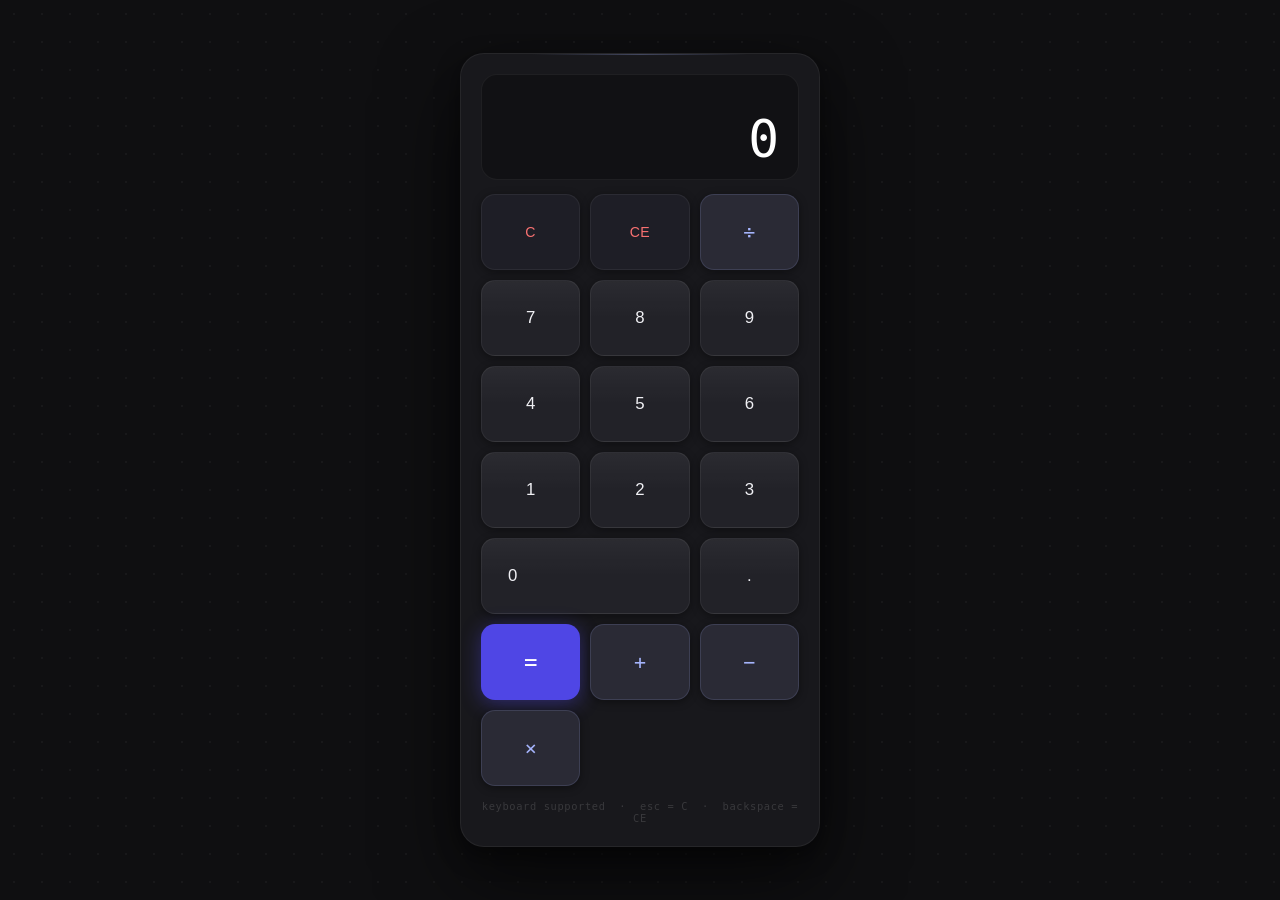
<file: index.html>
<!DOCTYPE html>
<html lang="id">
<head>
  <meta charset="UTF-8"/>
  <!-- Content Security Policy: hanya izinkan resource dari origin yang sama, tidak ada CDN eksternal -->
  <meta http-equiv="Content-Security-Policy" content="default-src 'self'; script-src 'self'; style-src 'self'; img-src 'self' data:; font-src 'self'; connect-src 'none'; frame-ancestors 'none'; form-action 'none'; base-uri 'self'"/>
  <!-- Prevent clickjacking -->
  <meta http-equiv="X-Frame-Options" content="DENY"/>
  <!-- Prevent MIME type sniffing -->
  <meta http-equiv="X-Content-Type-Options" content="nosniff"/>
  <!-- Referrer policy -->
  <meta name="referrer" content="no-referrer"/>
  <meta name="viewport" content="width=device-width, initial-scale=1.0"/>
  <title>Kalkulator</title>
  <link rel="stylesheet" href="style.css"/>
</head>
<body>

  <div class="calc-shell" role="application" aria-label="Kalkulator">

    <!-- DISPLAY -->
    <div id="display-wrap" aria-live="polite">
      <div id="display-sub"  aria-label="ekspresi"></div>
      <div id="display-main" aria-label="hasil">0</div>
    </div>

    <!-- BUTTON GRID -->
    <div class="btn-grid" role="group" aria-label="Tombol kalkulator">

      <!-- Baris 1: Control + Divide -->
      <button class="btn btn-ctrl" data-action="clear"    aria-label="Reset">C</button>
      <button class="btn btn-ctrl" data-action="entry"    aria-label="Hapus digit terakhir">CE</button>
      <button class="btn btn-op"   data-action="operator" data-val="/" aria-label="Bagi">÷</button>

      <!-- Baris 2 -->
      <button class="btn btn-digit" data-action="digit" data-val="7" aria-label="7">7</button>
      <button class="btn btn-digit" data-action="digit" data-val="8" aria-label="8">8</button>
      <button class="btn btn-digit" data-action="digit" data-val="9" aria-label="9">9</button>

      <!-- Baris 3 -->
      <button class="btn btn-digit" data-action="digit" data-val="4" aria-label="4">4</button>
      <button class="btn btn-digit" data-action="digit" data-val="5" aria-label="5">5</button>
      <button class="btn btn-digit" data-action="digit" data-val="6" aria-label="6">6</button>

      <!-- Baris 4 -->
      <button class="btn btn-digit" data-action="digit" data-val="1" aria-label="1">1</button>
      <button class="btn btn-digit" data-action="digit" data-val="2" aria-label="2">2</button>
      <button class="btn btn-digit" data-action="digit" data-val="3" aria-label="3">3</button>

      <!-- Baris 5: 0 (lebar 2), titik, = -->
      <button class="btn btn-digit btn-zero" data-action="digit" data-val="0" aria-label="0">0</button>
      <button class="btn btn-digit" data-action="digit" data-val="." aria-label="titik desimal">.</button>
      <button class="btn btn-eq"    data-action="calculate" aria-label="Sama dengan">=</button>

      <!-- Baris 6: Operator bawah -->
      <button class="btn btn-op" data-action="operator" data-val="+" aria-label="Tambah">+</button>
      <button class="btn btn-op" data-action="operator" data-val="-" aria-label="Kurang">−</button>
      <button class="btn btn-op" data-action="operator" data-val="*" aria-label="Kali">×</button>

    </div>

    <!-- KEYBOARD HINT -->
    <p class="kbd-hint">keyboard supported &nbsp;·&nbsp; esc = C &nbsp;·&nbsp; backspace = CE</p>

  </div>

  <!-- ops/ dimuat lebih dulu agar tersedia saat script.js bootstrap berjalan -->
  <script src="ops/basicOps.js"></script>
  <script src="script.js"></script>
</body>
</html>
</file>
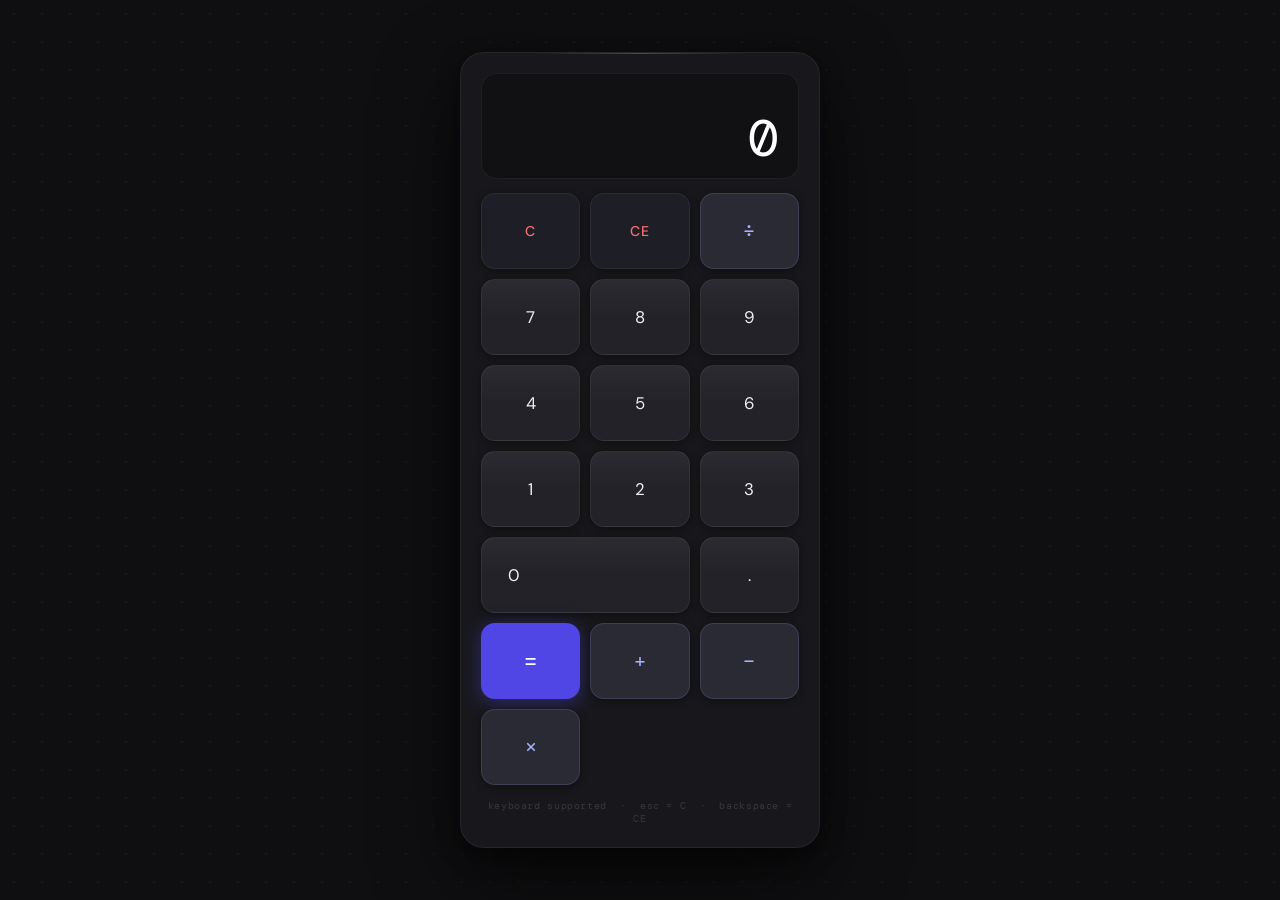
<file: kalkulator.html>
<!DOCTYPE html>
<html lang="id">
<head>
  <meta charset="UTF-8"/>
  <meta name="viewport" content="width=device-width, initial-scale=1.0"/>
  <title>Kalkulator</title>
  <style>
@import url('https://fonts.googleapis.com/css2?family=DM+Mono:wght@400;500&family=DM+Sans:wght@300;400;500&display=swap');

:root {
  --bg-page:     #0f0f11;
  --bg-calc:     #18181c;
  --bg-display:  #111114;
  --bg-btn:      #222228;
  --bg-btn-op:   #2a2a35;
  --bg-btn-ctrl: #1e1e26;
  --bg-btn-eq:   #4f46e5;
  --bg-btn-eq-h: #6366f1;
  --text-primary: #f0f0f4;
  --text-secondary:#8884a0;
  --text-display: #ffffff;
  --text-sub:    #6b6880;
  --text-op:     #a5b4fc;
  --text-ctrl:   #f87171;
  --text-eq:     #ffffff;
  --text-error:  #f87171;
  --border:      rgba(255,255,255,0.06);
  --border-op:   rgba(165,180,252,0.15);
  --shadow-calc: 0 32px 80px rgba(0,0,0,0.6),0 8px 24px rgba(0,0,0,0.4);
  --shadow-btn:  0 2px 8px rgba(0,0,0,0.4);
  --shadow-eq:   0 4px 20px rgba(79,70,229,0.4);
  --radius-calc: 24px;
  --radius-btn:  14px;
  --font-mono:   'DM Mono', monospace;
  --font-ui:     'DM Sans', sans-serif;
  --tr:          all 0.12s cubic-bezier(0.4,0,0.2,1);
}

*,*::before,*::after{box-sizing:border-box;margin:0;padding:0;}

body {
  min-height: 100vh;
  background: var(--bg-page);
  background-image: radial-gradient(circle,rgba(255,255,255,0.04) 1px,transparent 1px);
  background-size: 28px 28px;
  display: flex;
  align-items: center;
  justify-content: center;
  font-family: var(--font-ui);
  padding: 24px;
}

.calc-shell {
  width: 100%;
  max-width: 340px;
  background: var(--bg-calc);
  border-radius: var(--radius-calc);
  border: 1px solid var(--border);
  box-shadow: var(--shadow-calc);
  padding: 20px;
  display: flex;
  flex-direction: column;
  gap: 14px;
  position: relative;
  overflow: hidden;
}
.calc-shell::before {
  content:'';position:absolute;top:0;left:50%;transform:translateX(-50%);
  width:60%;height:1px;
  background:linear-gradient(90deg,transparent,rgba(165,180,252,0.3),transparent);
}

#display-wrap {
  background: var(--bg-display);
  border-radius: 16px;
  border: 1px solid var(--border);
  padding: 18px 20px 14px;
  min-height: 106px;
  display: flex;
  flex-direction: column;
  justify-content: space-between;
  align-items: flex-end;
  gap: 4px;
  transition: border-color 0.2s;
}
#display-wrap.state-error { border-color:rgba(248,113,113,0.3); background:#160d0d; }
#display-wrap.state-error #display-main { color:var(--text-error); }

#display-sub {
  font-family: var(--font-mono);
  font-size: 0.72rem;
  color: var(--text-sub);
  letter-spacing: 0.02em;
  min-height: 1em;
  text-align: right;
  width: 100%;
  white-space: nowrap;
  overflow: hidden;
  text-overflow: ellipsis;
}

#display-main {
  font-family: var(--font-mono);
  font-size: 3.2rem;
  font-weight: 400;
  color: var(--text-display);
  letter-spacing: -0.02em;
  line-height: 1;
  text-align: right;
  width: 100%;
  white-space: nowrap;
  overflow: hidden;
  text-overflow: ellipsis;
  transition: font-size 0.15s ease, color 0.2s;
}

@keyframes flash-in {
  0%  { opacity:0.3; transform:scale(0.97); }
  100%{ opacity:1;   transform:scale(1); }
}
#display-main.flash { animation: flash-in 0.2s cubic-bezier(0.34,1.56,0.64,1) forwards; }

.btn-grid {
  display: grid;
  grid-template-columns: repeat(3,1fr);
  gap: 10px;
}

.btn {
  position: relative;
  overflow: hidden;
  border: 1px solid var(--border);
  border-radius: var(--radius-btn);
  background: var(--bg-btn);
  background-image: linear-gradient(180deg,rgba(255,255,255,0.04) 0%,transparent 50%);
  color: var(--text-primary);
  font-family: var(--font-ui);
  font-size: 1.05rem;
  font-weight: 400;
  height: 72px;
  cursor: pointer;
  display: flex;
  align-items: center;
  justify-content: center;
  transition: var(--tr);
  box-shadow: var(--shadow-btn);
  user-select: none;
  -webkit-tap-highlight-color: transparent;
}
.btn:hover { background-color:#2c2c34; border-color:rgba(255,255,255,0.1); transform:translateY(-1px); box-shadow:0 4px 12px rgba(0,0,0,0.5); }
.btn:active,.btn.key-press { transform:translateY(1px) scale(0.97); box-shadow:0 1px 4px rgba(0,0,0,0.4); background-color:#1c1c22; }

.btn-op { background:var(--bg-btn-op); border-color:var(--border-op); color:var(--text-op); font-size:1.25rem; font-family:var(--font-mono); }
.btn-op:hover { background-color:#32323f; }
.btn-op.active-op { background:rgba(99,102,241,0.15); border-color:rgba(99,102,241,0.4); color:#818cf8; }

.btn-ctrl { background:var(--bg-btn-ctrl); color:var(--text-ctrl); font-size:0.88rem; font-weight:500; letter-spacing:0.04em; }
.btn-ctrl:hover { background-color:#262634; }

.btn-eq { background:var(--bg-btn-eq); border-color:transparent; color:var(--text-eq); font-size:1.4rem; font-family:var(--font-mono); box-shadow:var(--shadow-eq); }
.btn-eq:hover { background:var(--bg-btn-eq-h); box-shadow:0 6px 24px rgba(99,102,241,0.5); }
.btn-eq:active,.btn-eq.key-press { background:#4338ca; box-shadow:0 2px 8px rgba(99,102,241,0.3); }

.btn-zero { grid-column:span 2; justify-content:flex-start; padding-left:26px; }

.ripple { position:absolute; border-radius:50%; background:rgba(255,255,255,0.08); transform:scale(0); animation:ripple-anim 0.45s linear forwards; pointer-events:none; }
@keyframes ripple-anim { to { transform:scale(2.5); opacity:0; } }

.kbd-hint { text-align:center; font-size:0.65rem; color:rgba(255,255,255,0.14); letter-spacing:0.06em; font-family:var(--font-mono); padding-bottom:2px; }

@media(max-width:380px){ .calc-shell{padding:14px;} .btn{height:62px;} #display-main{font-size:2.6rem;} }
@media(min-width:500px){ .calc-shell{max-width:360px;} .btn{height:76px;} }

  </style>
</head>
<body>

  <div class="calc-shell" role="application" aria-label="Kalkulator">

    <!-- DISPLAY -->
    <div id="display-wrap" aria-live="polite">
      <div id="display-sub"  aria-label="ekspresi"></div>
      <div id="display-main" aria-label="hasil">0</div>
    </div>

    <!-- BUTTON GRID -->
    <div class="btn-grid" role="group" aria-label="Tombol kalkulator">

      <!-- Baris 1: Control + Divide -->
      <button class="btn btn-ctrl" data-action="clear"    aria-label="Reset">C</button>
      <button class="btn btn-ctrl" data-action="entry"    aria-label="Hapus digit terakhir">CE</button>
      <button class="btn btn-op"   data-action="operator" data-val="/" aria-label="Bagi">÷</button>

      <!-- Baris 2 -->
      <button class="btn btn-digit" data-action="digit" data-val="7" aria-label="7">7</button>
      <button class="btn btn-digit" data-action="digit" data-val="8" aria-label="8">8</button>
      <button class="btn btn-digit" data-action="digit" data-val="9" aria-label="9">9</button>

      <!-- Baris 3 -->
      <button class="btn btn-digit" data-action="digit" data-val="4" aria-label="4">4</button>
      <button class="btn btn-digit" data-action="digit" data-val="5" aria-label="5">5</button>
      <button class="btn btn-digit" data-action="digit" data-val="6" aria-label="6">6</button>

      <!-- Baris 4 -->
      <button class="btn btn-digit" data-action="digit" data-val="1" aria-label="1">1</button>
      <button class="btn btn-digit" data-action="digit" data-val="2" aria-label="2">2</button>
      <button class="btn btn-digit" data-action="digit" data-val="3" aria-label="3">3</button>

      <!-- Baris 5: 0 (lebar 2), titik, = -->
      <button class="btn btn-digit btn-zero" data-action="digit" data-val="0" aria-label="0">0</button>
      <button class="btn btn-digit" data-action="digit" data-val="." aria-label="titik desimal">.</button>
      <button class="btn btn-eq"    data-action="calculate" aria-label="Sama dengan">=</button>

      <!-- Baris 6: Operator bawah -->
      <button class="btn btn-op" data-action="operator" data-val="+" aria-label="Tambah">+</button>
      <button class="btn btn-op" data-action="operator" data-val="-" aria-label="Kurang">−</button>
      <button class="btn btn-op" data-action="operator" data-val="*" aria-label="Kali">×</button>

    </div>

    <!-- KEYBOARD HINT -->
    <p class="kbd-hint">keyboard supported &nbsp;·&nbsp; esc = C &nbsp;·&nbsp; backspace = CE</p>

  </div>

  <script>
// BasicOps: fungsi operasi aritmatika dasar
// File ini didaftarkan ke OperationRegistry saat bootstrap di script.js
// Untuk menambah operasi baru: buat file baru di ops/, daftarkan dengan cara yang sama

const BasicOps = {
  add:      (a, b) => a + b,
  subtract: (a, b) => a - b,
  multiply: (a, b) => a * b,
  divide:   (a, b) => {
    if (b === 0) throw new Error('DIVISION_BY_ZERO');
    return a / b;
  },
};

  </script>
  <script>
/* ============================================================
   OPERATION REGISTRY
   Tambah fitur baru? Cukup register di sini.
   Tidak perlu ubah Calculator, Display, atau EventHandler.
   ============================================================ */
class OperationRegistry {
  constructor() { this.ops = new Map(); }
  register(name, fn) { this.ops.set(name, fn); }
  execute(name, a, b) {
    const fn = this.ops.get(name);
    if (!fn) throw new Error('Operation not found: ' + name);
    return fn(a, b);
  }
  has(name) { return this.ops.has(name); }
}

/* ============================================================
   DISPLAY
   ============================================================ */
class Display {
  constructor() {
    this.mainEl = document.getElementById('display-main');
    this.subEl  = document.getElementById('display-sub');
    this.wrapEl = document.getElementById('display-wrap');
  }
  render(val) {
    const str = String(val);
    this.mainEl.textContent = str;
    if      (str.length > 12) this.mainEl.style.fontSize = '1.5rem';
    else if (str.length >  9) this.mainEl.style.fontSize = '2rem';
    else if (str.length >  6) this.mainEl.style.fontSize = '2.6rem';
    else                       this.mainEl.style.fontSize = '';
    this.wrapEl.classList.remove('state-error');
  }
  showExpression(expr) { this.subEl.textContent = expr; }
  clearExpression()    { this.subEl.textContent = ''; }
  showError(expr) {
    this.mainEl.textContent = 'Error';
    this.mainEl.style.fontSize = '';
    this.subEl.textContent  = expr;
    this.wrapEl.classList.add('state-error');
  }
  flashResult() {
    this.mainEl.classList.remove('flash');
    void this.mainEl.offsetWidth;
    this.mainEl.classList.add('flash');
  }
}

/* ============================================================
   CALCULATOR  — state machine + koordinator
   ============================================================ */
const STATES = { IDLE:'IDLE', INPUT_A:'INPUT_A', OPERATOR_SET:'OPERATOR_SET', INPUT_B:'INPUT_B', RESULT:'RESULT', ERROR:'ERROR' };

class Calculator {
  constructor(registry, display) {
    this.registry = registry; this.display = display;
    this.operand1 = null; this.operand2 = null; this.operator = null;
    this.inputStr = '0'; this.lastOperand = null; this.lastOp = null;
    this.state = STATES.IDLE;
  }

  appendDigit(digit) {
    if (this.state === STATES.ERROR) return;
    if (this.state === STATES.RESULT) {
      this.inputStr = digit === '.' ? '0.' : digit;
      this.operand1 = null; this.operator = null;
      this.state = STATES.INPUT_A;
      this.display.clearExpression();
      this.display.render(this.inputStr); return;
    }
    if (this.state === STATES.OPERATOR_SET) {
      this.inputStr = digit === '.' ? '0.' : digit;
      this.state = STATES.INPUT_B;
      this.display.render(this.inputStr); return;
    }
    if (digit === '.' && this.inputStr.includes('.')) return;
    if (digit !== '.' && this.inputStr === '0') this.inputStr = digit;
    else this.inputStr += digit;
    if (this.state === STATES.IDLE) this.state = STATES.INPUT_A;
    this.display.render(this.inputStr);
  }

  setOperator(op) {
    if (this.state === STATES.ERROR) return;
    if (this.state === STATES.INPUT_B) {
      this._calculate(false);
      if (this.state === STATES.ERROR) return;
    }
    if ([STATES.IDLE, STATES.INPUT_A, STATES.RESULT].includes(this.state)) {
      this.operand1 = parseFloat(this.inputStr);
    }
    this.operator = op; this.state = STATES.OPERATOR_SET;
    this.display.showExpression(this._fmt(this.operand1) + ' ' + this._sym(op));
    this.display.render(this._fmt(this.operand1));
  }

  calculate() {
    if (this.state === STATES.ERROR) return;
    if (this.state === STATES.RESULT && this.lastOp && this.lastOperand !== null) {
      this.operand1 = parseFloat(this.inputStr);
      this.operator = this.lastOp; this.operand2 = this.lastOperand;
      this._exec(true); return;
    }
    if (this.state !== STATES.INPUT_B) return;
    this._calculate(true);
  }

  _calculate(show) {
    this.operand2 = parseFloat(this.inputStr);
    this.lastOperand = this.operand2; this.lastOp = this.operator;
    this._exec(show);
  }

  _exec(show) {
    const expr = this._fmt(this.operand1)+' '+this._sym(this.operator)+' '+this._fmt(this.operand2)+' =';
    try {
      let r = this.registry.execute(this.operator, this.operand1, this.operand2);
      r = parseFloat(r.toPrecision(12));
      this.inputStr = this._fmt(r);
      if (show) {
        this.display.showExpression(expr);
        this.display.render(this.inputStr);
        this.display.flashResult();
        this.state = STATES.RESULT;
      } else {
        this.operand1 = r; this.state = STATES.OPERATOR_SET;
      }
    } catch(e) {
      this.display.showError(expr); this.state = STATES.ERROR;
    }
  }

  clear() {
    this.operand1=null;this.operand2=null;this.operator=null;
    this.inputStr='0';this.lastOperand=null;this.lastOp=null;
    this.state=STATES.IDLE;
    this.display.render('0');this.display.clearExpression();
  }

  clearEntry() {
    if (this.state===STATES.ERROR||this.state===STATES.RESULT){this.clear();return;}
    if (this.state===STATES.IDLE||this.state===STATES.OPERATOR_SET) return;
    this.inputStr = (this.inputStr.length<=1||(this.inputStr.length===2&&this.inputStr[0]==='-'))
      ? '0' : this.inputStr.slice(0,-1);
    this.display.render(this.inputStr);
  }

  _fmt(n) {
    if (n===null||n===undefined) return '0';
    if (Math.abs(n)>=1e15||(n!==0&&Math.abs(n)<1e-10)) return n.toExponential(4);
    const s = String(n);
    return s;
  }

  _sym(op) { return {'+':'+','-':'−','*':'×','/':'÷'}[op]||op; }
}

/* ============================================================
   EVENT HANDLER
   ============================================================ */
class EventHandler {
  constructor(calc) { this.calc = calc; this._activeOp = null; }

  bindButtons() {
    document.querySelectorAll('[data-action]').forEach(btn => {
      btn.addEventListener('click', e => {
        this._handle(e.currentTarget);
        this._ripple(e);
      });
    });
  }

  bindKeyboard() {
    document.addEventListener('keydown', e => {
      const k = e.key;
      if (k>='0'&&k<='9')              { this._flash(k);   this.calc.appendDigit(k); }
      else if (k==='.')                 { this._flash('.');  this.calc.appendDigit('.'); }
      else if (k==='+')                 { this._flash('+');  this.calc.setOperator('+'); }
      else if (k==='-')                 { this._flash('-');  this.calc.setOperator('-'); }
      else if (k==='*')                 { this._flash('*');  this.calc.setOperator('*'); }
      else if (k==='/')                 { e.preventDefault();this._flash('/'); this.calc.setOperator('/'); }
      else if (k==='Enter'||k==='=')    { this._flash('=');  this.calc.calculate(); }
      else if (k==='Backspace')         { this._flash('ce'); this.calc.clearEntry(); }
      else if (k==='Escape')            { this._flash('c');  this.calc.clear(); }
    });
  }

  _handle(btn) {
    const {action,val} = btn.dataset;
    if (action==='operator') this._setActiveOp(btn);
    else if (action==='calculate'||action==='clear') this._setActiveOp(null);
    switch(action) {
      case 'digit':    this.calc.appendDigit(val); break;
      case 'operator': this.calc.setOperator(val); break;
      case 'calculate':this.calc.calculate();      break;
      case 'clear':    this.calc.clear();          break;
      case 'entry':    this.calc.clearEntry();     break;
    }
  }

  _setActiveOp(btn) {
    if (this._activeOp) this._activeOp.classList.remove('active-op');
    this._activeOp = btn;
    if (btn) btn.classList.add('active-op');
  }

  _flash(key) {
    const sel = key==='c'?'[data-action="clear"]':key==='ce'?'[data-action="entry"]':key==='='?'[data-action="calculate"]':`[data-val="${key}"]`;
    const el = document.querySelector(sel);
    if (!el) return;
    el.classList.add('key-press');
    setTimeout(()=>el.classList.remove('key-press'),120);
  }

  _ripple(e) {
    const btn=e.currentTarget, r=document.createElement('span');
    const rect=btn.getBoundingClientRect(), size=Math.max(rect.width,rect.height);
    r.className='ripple';
    r.style.cssText=`width:${size}px;height:${size}px;left:${e.clientX-rect.left-size/2}px;top:${e.clientY-rect.top-size/2}px`;
    btn.appendChild(r);
    setTimeout(()=>r.remove(),500);
  }
}

/* ============================================================
   BOOTSTRAP
   Operasi didaftarkan dari BasicOps (ops/basicOps.js).
   Untuk menambah operasi baru: buat file di ops/, daftarkan di sini.
   Tidak perlu ubah Calculator, Display, atau EventHandler.
   ============================================================ */
document.addEventListener('DOMContentLoaded', () => {
  const registry = new OperationRegistry();

  // Daftarkan operasi dasar dari ops/basicOps.js
  registry.register('+', BasicOps.add);
  registry.register('-', BasicOps.subtract);
  registry.register('*', BasicOps.multiply);
  registry.register('/', BasicOps.divide);

  // Contoh cara daftarkan operasi lanjutan nanti:
  // registry.register('%', ExtendedOps.percent);
  // registry.register('sin', TrigOps.sin);

  const display = new Display();
  const calc    = new Calculator(registry, display);
  const handler = new EventHandler(calc);
  handler.bindButtons();
  handler.bindKeyboard();
});

  </script>
</body>
</html>
</file>
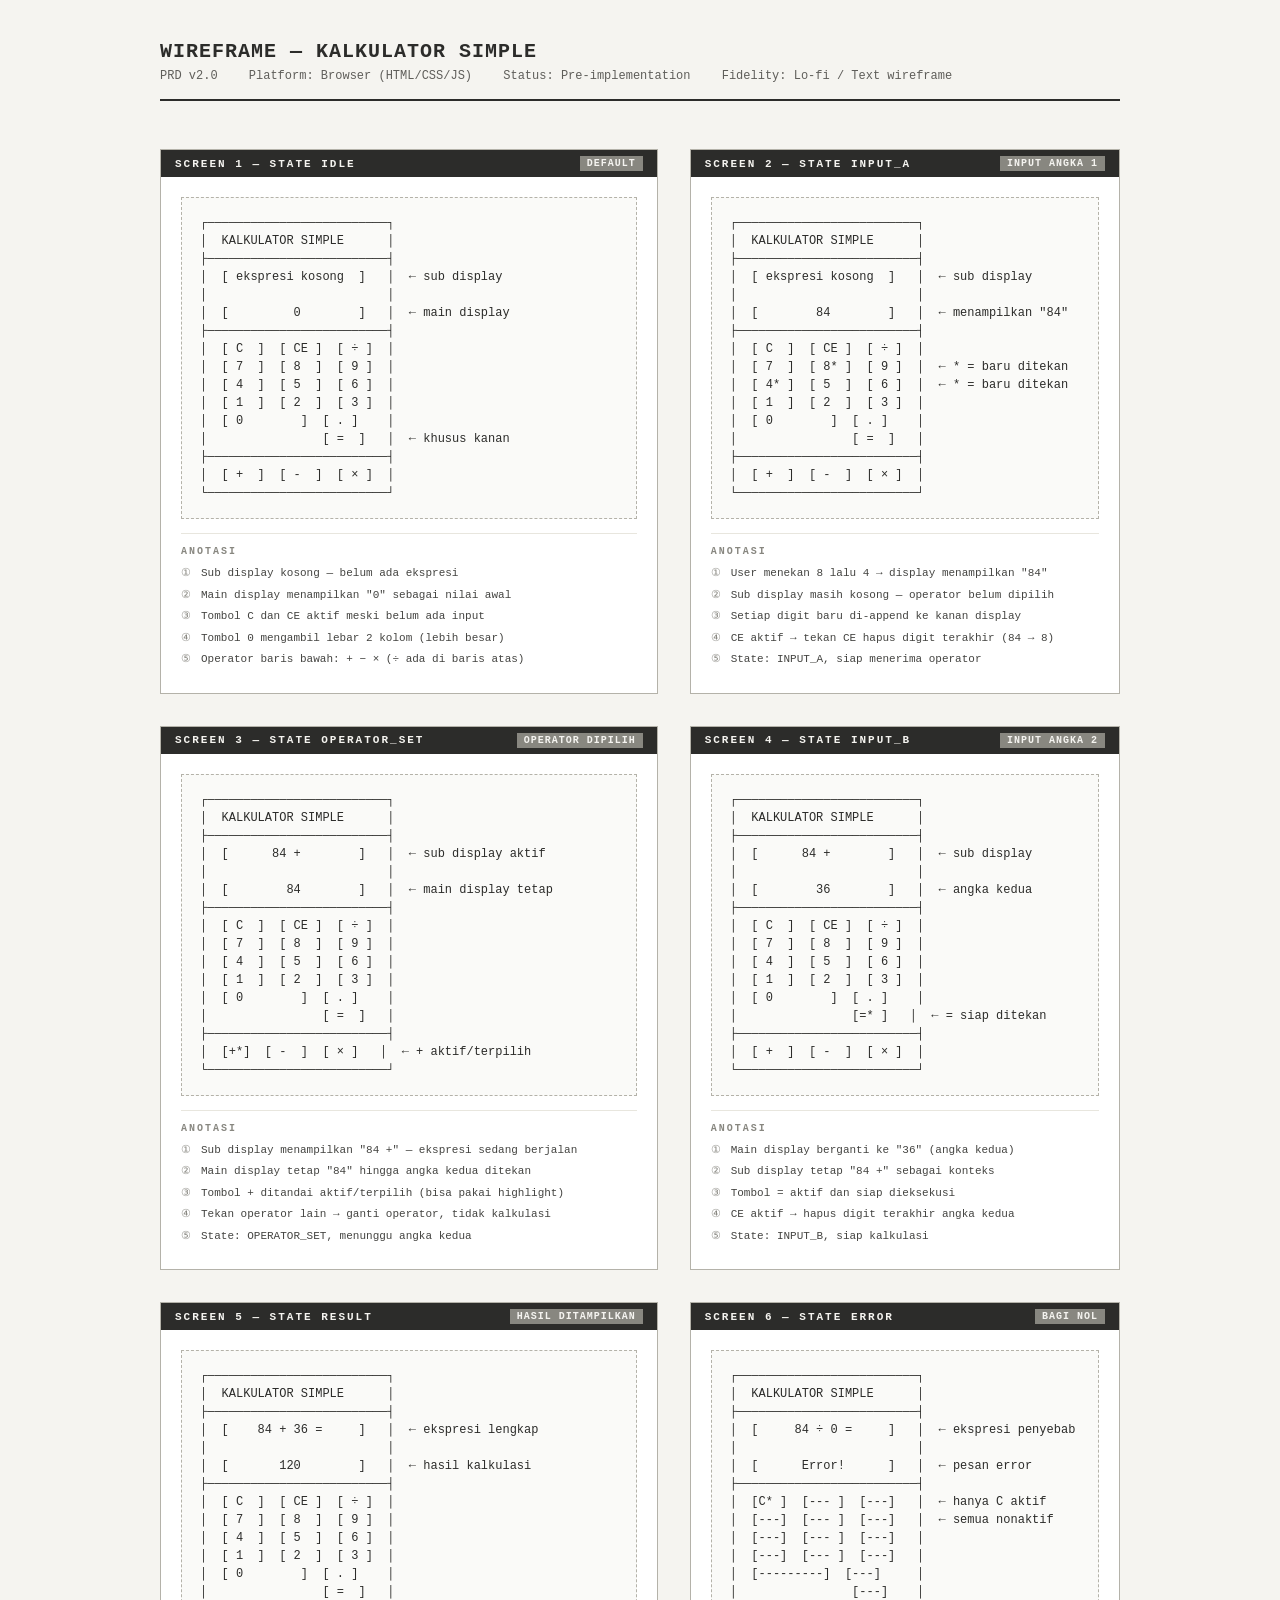
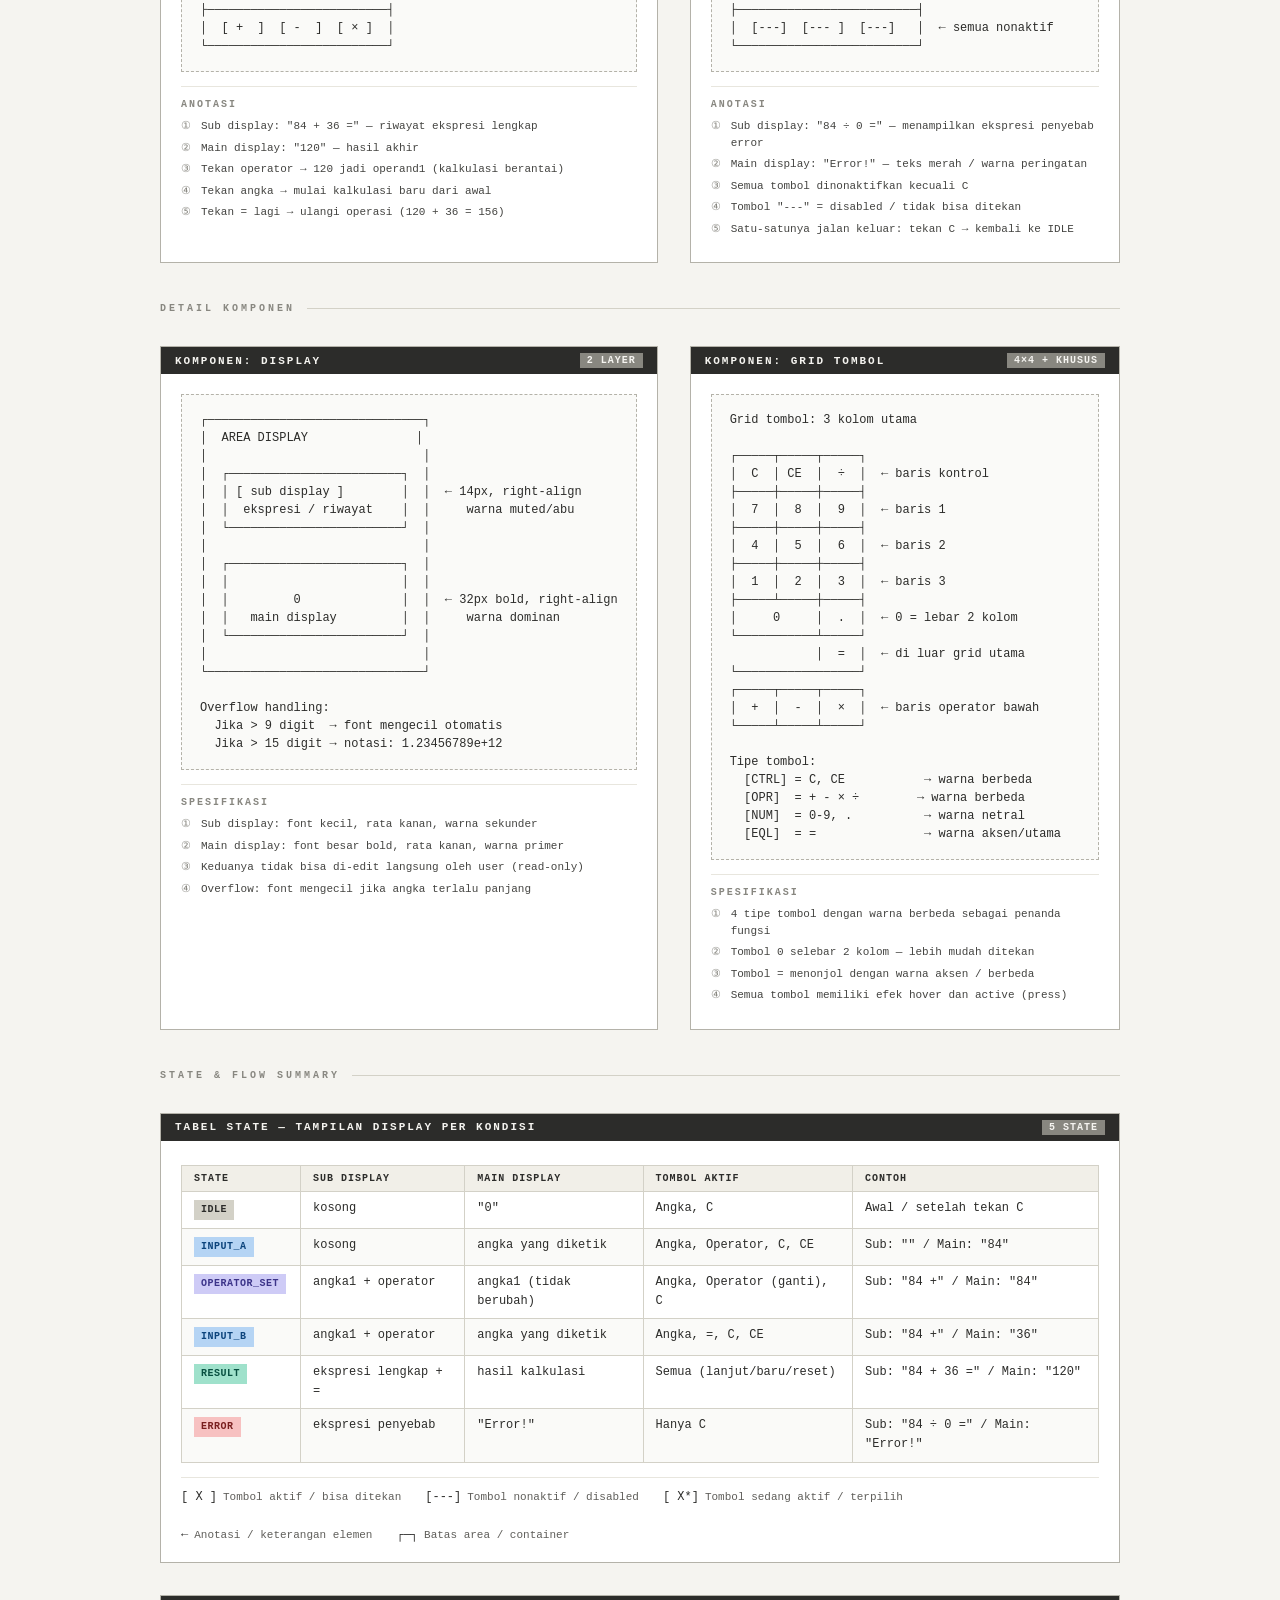
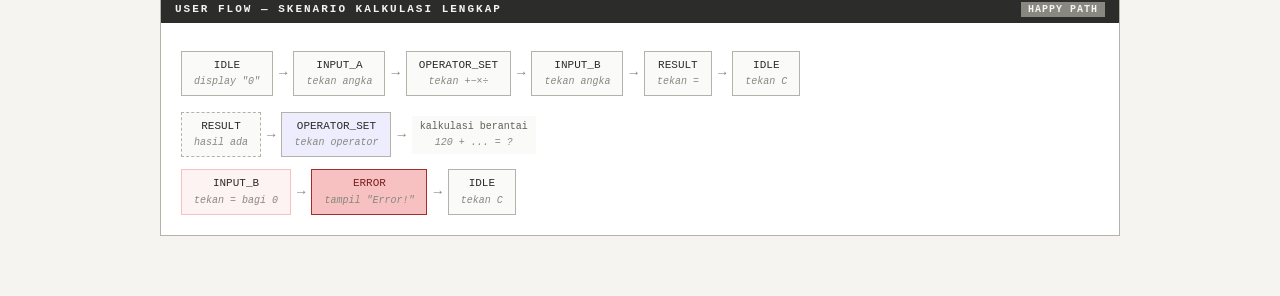
<file: 3_wireframe/kalkulator-wireframe.html>
<!DOCTYPE html>
<html lang="id">
<head>
  <meta charset="UTF-8"/>
  <meta name="viewport" content="width=device-width, initial-scale=1.0"/>
  <title>Wireframe Kalkulator Simple</title>
  <style>
    * { box-sizing: border-box; margin: 0; padding: 0; }

    body {
      font-family: 'Courier New', Courier, monospace;
      background: #f5f4f0;
      color: #2c2c2a;
      padding: 40px 24px 60px;
    }

    /* ── PAGE HEADER ── */
    .page-header {
      max-width: 960px;
      margin: 0 auto 48px;
      border-bottom: 2px solid #2c2c2a;
      padding-bottom: 16px;
    }
    .page-header h1 {
      font-size: 20px;
      font-weight: 700;
      letter-spacing: 1px;
      text-transform: uppercase;
    }
    .page-header .meta {
      font-size: 12px;
      color: #5f5e5a;
      margin-top: 6px;
    }
    .page-header .meta span {
      margin-right: 24px;
    }

    /* ── LAYOUT GRID ── */
    .wireframe-grid {
      max-width: 960px;
      margin: 0 auto;
      display: grid;
      grid-template-columns: 1fr 1fr;
      gap: 32px;
    }

    /* ── SCREEN CARD ── */
    .screen-card {
      background: #ffffff;
      border: 1px solid #b4b2a9;
    }

    .screen-label {
      background: #2c2c2a;
      color: #f5f4f0;
      font-size: 11px;
      font-weight: 700;
      letter-spacing: 2px;
      text-transform: uppercase;
      padding: 6px 14px;
      display: flex;
      justify-content: space-between;
      align-items: center;
    }

    .screen-label .tag {
      background: #888780;
      color: #f5f4f0;
      font-size: 10px;
      padding: 2px 7px;
      letter-spacing: 1px;
    }

    .screen-body {
      padding: 20px;
    }

    /* ── WIREFRAME COMPONENT ── */
    .wf {
      font-family: 'Courier New', monospace;
      font-size: 12px;
      line-height: 1.5;
      color: #2c2c2a;
      white-space: pre;
      background: #fafaf8;
      border: 1px dashed #b4b2a9;
      padding: 16px 18px;
    }

    /* ── ANNOTATION BLOCK ── */
    .annotations {
      margin-top: 14px;
      border-top: 1px solid #e8e6de;
      padding-top: 12px;
    }
    .annotation-title {
      font-size: 10px;
      font-weight: 700;
      letter-spacing: 2px;
      text-transform: uppercase;
      color: #888780;
      margin-bottom: 8px;
    }
    .annotation-item {
      display: flex;
      gap: 10px;
      font-size: 11px;
      color: #444441;
      margin-bottom: 5px;
      line-height: 1.5;
    }
    .annotation-item .bullet {
      color: #888780;
      flex-shrink: 0;
    }

    /* ── FULL WIDTH CARD ── */
    .full-width {
      grid-column: 1 / -1;
    }

    /* ── STATE TABLE ── */
    .state-table {
      width: 100%;
      border-collapse: collapse;
      font-size: 12px;
      margin-top: 4px;
    }
    .state-table th {
      background: #f1efe8;
      font-size: 10px;
      font-weight: 700;
      letter-spacing: 1px;
      text-transform: uppercase;
      padding: 7px 12px;
      text-align: left;
      border: 1px solid #d3d1c7;
    }
    .state-table td {
      padding: 7px 12px;
      border: 1px solid #d3d1c7;
      vertical-align: top;
      line-height: 1.6;
    }
    .state-table tr:nth-child(even) td {
      background: #fafaf8;
    }
    .badge {
      display: inline-block;
      font-size: 10px;
      font-weight: 700;
      padding: 2px 7px;
      letter-spacing: 0.5px;
      margin: 1px 2px 1px 0;
    }
    .badge-idle    { background: #D3D1C7; color: #2C2C2A; }
    .badge-input   { background: #B5D4F4; color: #0C447C; }
    .badge-op      { background: #CECBF6; color: #3C3489; }
    .badge-result  { background: #9FE1CB; color: #085041; }
    .badge-error   { background: #F7C1C1; color: #791F1F; }

    /* ── FLOW SECTION ── */
    .flow-row {
      display: flex;
      align-items: center;
      gap: 0;
      flex-wrap: wrap;
      margin-top: 8px;
    }
    .flow-box {
      font-size: 11px;
      padding: 6px 12px;
      border: 1px solid #b4b2a9;
      background: #fafaf8;
      text-align: center;
      line-height: 1.4;
    }
    .flow-arrow {
      font-size: 14px;
      color: #888780;
      padding: 0 6px;
    }
    .flow-label {
      font-size: 10px;
      color: #888780;
      display: block;
      margin-top: 2px;
      font-style: italic;
    }

    /* ── LEGEND ── */
    .legend {
      display: flex;
      gap: 24px;
      flex-wrap: wrap;
      margin-top: 14px;
      padding-top: 12px;
      border-top: 1px solid #e8e6de;
    }
    .legend-item {
      display: flex;
      align-items: center;
      gap: 6px;
      font-size: 11px;
      color: #5f5e5a;
    }
    .legend-sym {
      font-family: 'Courier New', monospace;
      font-size: 12px;
      color: #2c2c2a;
    }

    /* ── SECTION DIVIDER ── */
    .section-divider {
      grid-column: 1 / -1;
      display: flex;
      align-items: center;
      gap: 12px;
      margin: 8px 0 0;
    }
    .section-divider-label {
      font-size: 10px;
      font-weight: 700;
      letter-spacing: 3px;
      text-transform: uppercase;
      color: #888780;
      white-space: nowrap;
    }
    .section-divider-line {
      flex: 1;
      height: 1px;
      background: #d3d1c7;
    }
  </style>
</head>
<body>

<!-- PAGE HEADER -->
<div class="page-header">
  <h1>Wireframe — Kalkulator Simple</h1>
  <div class="meta">
    <span>PRD v2.0</span>
    <span>Platform: Browser (HTML/CSS/JS)</span>
    <span>Status: Pre-implementation</span>
    <span>Fidelity: Lo-fi / Text wireframe</span>
  </div>
</div>

<div class="wireframe-grid">

  <!-- ═══════════════════════════════════════════════════ -->
  <!-- SCREEN 1: STATE IDLE                               -->
  <!-- ═══════════════════════════════════════════════════ -->
  <div class="screen-card">
    <div class="screen-label">
      Screen 1 — State Idle
      <span class="tag">DEFAULT</span>
    </div>
    <div class="screen-body">
      <div class="wf">┌─────────────────────────┐
│  KALKULATOR SIMPLE      │
├─────────────────────────┤
│  [ ekspresi kosong  ]   │  ← sub display
│                         │
│  [         0        ]   │  ← main display
├─────────────────────────┤
│  [ C  ]  [ CE ]  [ ÷ ]  │
│  [ 7  ]  [ 8  ]  [ 9 ]  │
│  [ 4  ]  [ 5  ]  [ 6 ]  │
│  [ 1  ]  [ 2  ]  [ 3 ]  │
│  [ 0        ]  [ . ]    │
│                [ =  ]   │  ← khusus kanan
├─────────────────────────┤
│  [ +  ]  [ -  ]  [ × ]  │
└─────────────────────────┘</div>
      <div class="annotations">
        <div class="annotation-title">Anotasi</div>
        <div class="annotation-item"><span class="bullet">①</span> Sub display kosong — belum ada ekspresi</div>
        <div class="annotation-item"><span class="bullet">②</span> Main display menampilkan "0" sebagai nilai awal</div>
        <div class="annotation-item"><span class="bullet">③</span> Tombol C dan CE aktif meski belum ada input</div>
        <div class="annotation-item"><span class="bullet">④</span> Tombol 0 mengambil lebar 2 kolom (lebih besar)</div>
        <div class="annotation-item"><span class="bullet">⑤</span> Operator baris bawah: +  −  ×  (÷ ada di baris atas)</div>
      </div>
    </div>
  </div>

  <!-- ═══════════════════════════════════════════════════ -->
  <!-- SCREEN 2: STATE INPUT_A                            -->
  <!-- ═══════════════════════════════════════════════════ -->
  <div class="screen-card">
    <div class="screen-label">
      Screen 2 — State Input_A
      <span class="tag">INPUT ANGKA 1</span>
    </div>
    <div class="screen-body">
      <div class="wf">┌─────────────────────────┐
│  KALKULATOR SIMPLE      │
├─────────────────────────┤
│  [ ekspresi kosong  ]   │  ← sub display
│                         │
│  [        84        ]   │  ← menampilkan "84"
├─────────────────────────┤
│  [ C  ]  [ CE ]  [ ÷ ]  │
│  [ 7  ]  [ 8* ]  [ 9 ]  │  ← * = baru ditekan
│  [ 4* ]  [ 5  ]  [ 6 ]  │  ← * = baru ditekan
│  [ 1  ]  [ 2  ]  [ 3 ]  │
│  [ 0        ]  [ . ]    │
│                [ =  ]   │
├─────────────────────────┤
│  [ +  ]  [ -  ]  [ × ]  │
└─────────────────────────┘</div>
      <div class="annotations">
        <div class="annotation-title">Anotasi</div>
        <div class="annotation-item"><span class="bullet">①</span> User menekan 8 lalu 4 → display menampilkan "84"</div>
        <div class="annotation-item"><span class="bullet">②</span> Sub display masih kosong — operator belum dipilih</div>
        <div class="annotation-item"><span class="bullet">③</span> Setiap digit baru di-append ke kanan display</div>
        <div class="annotation-item"><span class="bullet">④</span> CE aktif → tekan CE hapus digit terakhir (84 → 8)</div>
        <div class="annotation-item"><span class="bullet">⑤</span> State: INPUT_A, siap menerima operator</div>
      </div>
    </div>
  </div>

  <!-- ═══════════════════════════════════════════════════ -->
  <!-- SCREEN 3: STATE OPERATOR_SET                       -->
  <!-- ═══════════════════════════════════════════════════ -->
  <div class="screen-card">
    <div class="screen-label">
      Screen 3 — State Operator_Set
      <span class="tag">OPERATOR DIPILIH</span>
    </div>
    <div class="screen-body">
      <div class="wf">┌─────────────────────────┐
│  KALKULATOR SIMPLE      │
├─────────────────────────┤
│  [      84 +        ]   │  ← sub display aktif
│                         │
│  [        84        ]   │  ← main display tetap
├─────────────────────────┤
│  [ C  ]  [ CE ]  [ ÷ ]  │
│  [ 7  ]  [ 8  ]  [ 9 ]  │
│  [ 4  ]  [ 5  ]  [ 6 ]  │
│  [ 1  ]  [ 2  ]  [ 3 ]  │
│  [ 0        ]  [ . ]    │
│                [ =  ]   │
├─────────────────────────┤
│  [+*]  [ -  ]  [ × ]   │  ← + aktif/terpilih
└─────────────────────────┘</div>
      <div class="annotations">
        <div class="annotation-title">Anotasi</div>
        <div class="annotation-item"><span class="bullet">①</span> Sub display menampilkan "84 +" — ekspresi sedang berjalan</div>
        <div class="annotation-item"><span class="bullet">②</span> Main display tetap "84" hingga angka kedua ditekan</div>
        <div class="annotation-item"><span class="bullet">③</span> Tombol + ditandai aktif/terpilih (bisa pakai highlight)</div>
        <div class="annotation-item"><span class="bullet">④</span> Tekan operator lain → ganti operator, tidak kalkulasi</div>
        <div class="annotation-item"><span class="bullet">⑤</span> State: OPERATOR_SET, menunggu angka kedua</div>
      </div>
    </div>
  </div>

  <!-- ═══════════════════════════════════════════════════ -->
  <!-- SCREEN 4: STATE INPUT_B                            -->
  <!-- ═══════════════════════════════════════════════════ -->
  <div class="screen-card">
    <div class="screen-label">
      Screen 4 — State Input_B
      <span class="tag">INPUT ANGKA 2</span>
    </div>
    <div class="screen-body">
      <div class="wf">┌─────────────────────────┐
│  KALKULATOR SIMPLE      │
├─────────────────────────┤
│  [      84 +        ]   │  ← sub display
│                         │
│  [        36        ]   │  ← angka kedua
├─────────────────────────┤
│  [ C  ]  [ CE ]  [ ÷ ]  │
│  [ 7  ]  [ 8  ]  [ 9 ]  │
│  [ 4  ]  [ 5  ]  [ 6 ]  │
│  [ 1  ]  [ 2  ]  [ 3 ]  │
│  [ 0        ]  [ . ]    │
│                [=* ]   │  ← = siap ditekan
├─────────────────────────┤
│  [ +  ]  [ -  ]  [ × ]  │
└─────────────────────────┘</div>
      <div class="annotations">
        <div class="annotation-title">Anotasi</div>
        <div class="annotation-item"><span class="bullet">①</span> Main display berganti ke "36" (angka kedua)</div>
        <div class="annotation-item"><span class="bullet">②</span> Sub display tetap "84 +" sebagai konteks</div>
        <div class="annotation-item"><span class="bullet">③</span> Tombol = aktif dan siap dieksekusi</div>
        <div class="annotation-item"><span class="bullet">④</span> CE aktif → hapus digit terakhir angka kedua</div>
        <div class="annotation-item"><span class="bullet">⑤</span> State: INPUT_B, siap kalkulasi</div>
      </div>
    </div>
  </div>

  <!-- ═══════════════════════════════════════════════════ -->
  <!-- SCREEN 5: STATE RESULT                             -->
  <!-- ═══════════════════════════════════════════════════ -->
  <div class="screen-card">
    <div class="screen-label">
      Screen 5 — State Result
      <span class="tag">HASIL DITAMPILKAN</span>
    </div>
    <div class="screen-body">
      <div class="wf">┌─────────────────────────┐
│  KALKULATOR SIMPLE      │
├─────────────────────────┤
│  [    84 + 36 =     ]   │  ← ekspresi lengkap
│                         │
│  [       120        ]   │  ← hasil kalkulasi
├─────────────────────────┤
│  [ C  ]  [ CE ]  [ ÷ ]  │
│  [ 7  ]  [ 8  ]  [ 9 ]  │
│  [ 4  ]  [ 5  ]  [ 6 ]  │
│  [ 1  ]  [ 2  ]  [ 3 ]  │
│  [ 0        ]  [ . ]    │
│                [ =  ]   │
├─────────────────────────┤
│  [ +  ]  [ -  ]  [ × ]  │
└─────────────────────────┘</div>
      <div class="annotations">
        <div class="annotation-title">Anotasi</div>
        <div class="annotation-item"><span class="bullet">①</span> Sub display: "84 + 36 =" — riwayat ekspresi lengkap</div>
        <div class="annotation-item"><span class="bullet">②</span> Main display: "120" — hasil akhir</div>
        <div class="annotation-item"><span class="bullet">③</span> Tekan operator → 120 jadi operand1 (kalkulasi berantai)</div>
        <div class="annotation-item"><span class="bullet">④</span> Tekan angka → mulai kalkulasi baru dari awal</div>
        <div class="annotation-item"><span class="bullet">⑤</span> Tekan = lagi → ulangi operasi (120 + 36 = 156)</div>
      </div>
    </div>
  </div>

  <!-- ═══════════════════════════════════════════════════ -->
  <!-- SCREEN 6: STATE ERROR                              -->
  <!-- ═══════════════════════════════════════════════════ -->
  <div class="screen-card">
    <div class="screen-label">
      Screen 6 — State Error
      <span class="tag">BAGI NOL</span>
    </div>
    <div class="screen-body">
      <div class="wf">┌─────────────────────────┐
│  KALKULATOR SIMPLE      │
├─────────────────────────┤
│  [     84 ÷ 0 =     ]   │  ← ekspresi penyebab
│                         │
│  [      Error!      ]   │  ← pesan error
├─────────────────────────┤
│  [C* ]  [--- ]  [---]   │  ← hanya C aktif
│  [---]  [--- ]  [---]   │  ← semua nonaktif
│  [---]  [--- ]  [---]   │
│  [---]  [--- ]  [---]   │
│  [---------]  [---]     │
│                [---]    │
├─────────────────────────┤
│  [---]  [--- ]  [---]   │  ← semua nonaktif
└─────────────────────────┘</div>
      <div class="annotations">
        <div class="annotation-title">Anotasi</div>
        <div class="annotation-item"><span class="bullet">①</span> Sub display: "84 ÷ 0 =" — menampilkan ekspresi penyebab error</div>
        <div class="annotation-item"><span class="bullet">②</span> Main display: "Error!" — teks merah / warna peringatan</div>
        <div class="annotation-item"><span class="bullet">③</span> Semua tombol dinonaktifkan kecuali C</div>
        <div class="annotation-item"><span class="bullet">④</span> Tombol "---" = disabled / tidak bisa ditekan</div>
        <div class="annotation-item"><span class="bullet">⑤</span> Satu-satunya jalan keluar: tekan C → kembali ke IDLE</div>
      </div>
    </div>
  </div>

  <!-- ═══════════════════════════════════════════════════ -->
  <!-- SECTION DIVIDER                                    -->
  <!-- ═══════════════════════════════════════════════════ -->
  <div class="section-divider">
    <span class="section-label" style="font-size:10px;font-weight:700;letter-spacing:3px;text-transform:uppercase;color:#888780;white-space:nowrap;">Detail Komponen</span>
    <div style="flex:1;height:1px;background:#d3d1c7;"></div>
  </div>

  <!-- ═══════════════════════════════════════════════════ -->
  <!-- DISPLAY COMPONENT DETAIL                          -->
  <!-- ═══════════════════════════════════════════════════ -->
  <div class="screen-card">
    <div class="screen-label">
      Komponen: Display
      <span class="tag">2 LAYER</span>
    </div>
    <div class="screen-body">
      <div class="wf">┌──────────────────────────────┐
│  AREA DISPLAY               │
│                              │
│  ┌────────────────────────┐  │
│  │ [ sub display ]        │  │  ← 14px, right-align
│  │  ekspresi / riwayat    │  │     warna muted/abu
│  └────────────────────────┘  │
│                              │
│  ┌────────────────────────┐  │
│  │                        │  │
│  │         0              │  │  ← 32px bold, right-align
│  │   main display         │  │     warna dominan
│  └────────────────────────┘  │
│                              │
└──────────────────────────────┘

Overflow handling:
  Jika > 9 digit  → font mengecil otomatis
  Jika > 15 digit → notasi: 1.23456789e+12</div>
      <div class="annotations">
        <div class="annotation-title">Spesifikasi</div>
        <div class="annotation-item"><span class="bullet">①</span> Sub display: font kecil, rata kanan, warna sekunder</div>
        <div class="annotation-item"><span class="bullet">②</span> Main display: font besar bold, rata kanan, warna primer</div>
        <div class="annotation-item"><span class="bullet">③</span> Keduanya tidak bisa di-edit langsung oleh user (read-only)</div>
        <div class="annotation-item"><span class="bullet">④</span> Overflow: font mengecil jika angka terlalu panjang</div>
      </div>
    </div>
  </div>

  <!-- ═══════════════════════════════════════════════════ -->
  <!-- BUTTON GRID DETAIL                                 -->
  <!-- ═══════════════════════════════════════════════════ -->
  <div class="screen-card">
    <div class="screen-label">
      Komponen: Grid Tombol
      <span class="tag">4×4 + KHUSUS</span>
    </div>
    <div class="screen-body">
      <div class="wf">Grid tombol: 3 kolom utama

┌─────┬─────┬─────┐
│  C  │ CE  │  ÷  │  ← baris kontrol
├─────┼─────┼─────┤
│  7  │  8  │  9  │  ← baris 1
├─────┼─────┼─────┤
│  4  │  5  │  6  │  ← baris 2
├─────┼─────┼─────┤
│  1  │  2  │  3  │  ← baris 3
├─────┴─────┼─────┤
│     0     │  .  │  ← 0 = lebar 2 kolom
└───────────┴─────┘
            │  =  │  ← di luar grid utama
└─────────────────┘
┌─────┬─────┬─────┐
│  +  │  -  │  ×  │  ← baris operator bawah
└─────┴─────┴─────┘

Tipe tombol:
  [CTRL] = C, CE           → warna berbeda
  [OPR]  = + - × ÷        → warna berbeda
  [NUM]  = 0-9, .          → warna netral
  [EQL]  = =               → warna aksen/utama</div>
      <div class="annotations">
        <div class="annotation-title">Spesifikasi</div>
        <div class="annotation-item"><span class="bullet">①</span> 4 tipe tombol dengan warna berbeda sebagai penanda fungsi</div>
        <div class="annotation-item"><span class="bullet">②</span> Tombol 0 selebar 2 kolom — lebih mudah ditekan</div>
        <div class="annotation-item"><span class="bullet">③</span> Tombol = menonjol dengan warna aksen / berbeda</div>
        <div class="annotation-item"><span class="bullet">④</span> Semua tombol memiliki efek hover dan active (press)</div>
      </div>
    </div>
  </div>

  <!-- ═══════════════════════════════════════════════════ -->
  <!-- SECTION DIVIDER 2                                  -->
  <!-- ═══════════════════════════════════════════════════ -->
  <div class="section-divider">
    <span class="section-label" style="font-size:10px;font-weight:700;letter-spacing:3px;text-transform:uppercase;color:#888780;white-space:nowrap;">State & Flow Summary</span>
    <div style="flex:1;height:1px;background:#d3d1c7;"></div>
  </div>

  <!-- ═══════════════════════════════════════════════════ -->
  <!-- STATE TABLE                                        -->
  <!-- ═══════════════════════════════════════════════════ -->
  <div class="screen-card full-width">
    <div class="screen-label">
      Tabel State — Tampilan Display per Kondisi
      <span class="tag">5 STATE</span>
    </div>
    <div class="screen-body">
      <table class="state-table">
        <thead>
          <tr>
            <th>State</th>
            <th>Sub Display</th>
            <th>Main Display</th>
            <th>Tombol Aktif</th>
            <th>Contoh</th>
          </tr>
        </thead>
        <tbody>
          <tr>
            <td><span class="badge badge-idle">IDLE</span></td>
            <td>kosong</td>
            <td>"0"</td>
            <td>Angka, C</td>
            <td>Awal / setelah tekan C</td>
          </tr>
          <tr>
            <td><span class="badge badge-input">INPUT_A</span></td>
            <td>kosong</td>
            <td>angka yang diketik</td>
            <td>Angka, Operator, C, CE</td>
            <td>Sub: "" / Main: "84"</td>
          </tr>
          <tr>
            <td><span class="badge badge-op">OPERATOR_SET</span></td>
            <td>angka1 + operator</td>
            <td>angka1 (tidak berubah)</td>
            <td>Angka, Operator (ganti), C</td>
            <td>Sub: "84 +" / Main: "84"</td>
          </tr>
          <tr>
            <td><span class="badge badge-input">INPUT_B</span></td>
            <td>angka1 + operator</td>
            <td>angka yang diketik</td>
            <td>Angka, =, C, CE</td>
            <td>Sub: "84 +" / Main: "36"</td>
          </tr>
          <tr>
            <td><span class="badge badge-result">RESULT</span></td>
            <td>ekspresi lengkap + =</td>
            <td>hasil kalkulasi</td>
            <td>Semua (lanjut/baru/reset)</td>
            <td>Sub: "84 + 36 =" / Main: "120"</td>
          </tr>
          <tr>
            <td><span class="badge badge-error">ERROR</span></td>
            <td>ekspresi penyebab</td>
            <td>"Error!"</td>
            <td>Hanya C</td>
            <td>Sub: "84 ÷ 0 =" / Main: "Error!"</td>
          </tr>
        </tbody>
      </table>

      <div class="legend">
        <div class="legend-item"><span class="legend-sym">[ X ]</span> Tombol aktif / bisa ditekan</div>
        <div class="legend-item"><span class="legend-sym">[---]</span> Tombol nonaktif / disabled</div>
        <div class="legend-item"><span class="legend-sym">[ X*]</span> Tombol sedang aktif / terpilih</div>
        <div class="legend-item"><span class="legend-sym">←</span>   Anotasi / keterangan elemen</div>
        <div class="legend-item"><span class="legend-sym">┌─┐</span> Batas area / container</div>
      </div>
    </div>
  </div>

  <!-- ═══════════════════════════════════════════════════ -->
  <!-- USER FLOW SUMMARY                                  -->
  <!-- ═══════════════════════════════════════════════════ -->
  <div class="screen-card full-width">
    <div class="screen-label">
      User Flow — Skenario Kalkulasi Lengkap
      <span class="tag">HAPPY PATH</span>
    </div>
    <div class="screen-body">
      <div class="flow-row">
        <div class="flow-box">
          IDLE<br/>
          <span class="flow-label">display "0"</span>
        </div>
        <div class="flow-arrow">→</div>
        <div class="flow-box">
          INPUT_A<br/>
          <span class="flow-label">tekan angka</span>
        </div>
        <div class="flow-arrow">→</div>
        <div class="flow-box">
          OPERATOR_SET<br/>
          <span class="flow-label">tekan +−×÷</span>
        </div>
        <div class="flow-arrow">→</div>
        <div class="flow-box">
          INPUT_B<br/>
          <span class="flow-label">tekan angka</span>
        </div>
        <div class="flow-arrow">→</div>
        <div class="flow-box">
          RESULT<br/>
          <span class="flow-label">tekan =</span>
        </div>
        <div class="flow-arrow">→</div>
        <div class="flow-box">
          IDLE<br/>
          <span class="flow-label">tekan C</span>
        </div>
      </div>

      <div class="flow-row" style="margin-top:16px;">
        <div class="flow-box" style="background:#fafaf8;border-style:dashed;">
          RESULT<br/>
          <span class="flow-label">hasil ada</span>
        </div>
        <div class="flow-arrow">→</div>
        <div class="flow-box" style="background:#EEEDFE;">
          OPERATOR_SET<br/>
          <span class="flow-label">tekan operator</span>
        </div>
        <div class="flow-arrow">→</div>
        <div class="flow-box" style="font-size:10px;color:#5f5e5a;border:none;padding:4px 8px;">
          kalkulasi berantai<br/>
          <span class="flow-label">120 + ... = ?</span>
        </div>
      </div>

      <div class="flow-row" style="margin-top:12px;">
        <div class="flow-box" style="background:#FEF3F3;border-color:#F7C1C1;">
          INPUT_B<br/>
          <span class="flow-label">tekan = bagi 0</span>
        </div>
        <div class="flow-arrow">→</div>
        <div class="flow-box" style="background:#F7C1C1;border-color:#A32D2D;color:#791F1F;">
          ERROR<br/>
          <span class="flow-label">tampil "Error!"</span>
        </div>
        <div class="flow-arrow">→</div>
        <div class="flow-box">
          IDLE<br/>
          <span class="flow-label">tekan C</span>
        </div>
      </div>
    </div>
  </div>

</div><!-- end wireframe-grid -->

</body>
</html>
</file>
<file: style.css>
@import url('https://fonts.googleapis.com/css2?family=DM+Mono:wght@400;500&family=DM+Sans:wght@300;400;500&display=swap');

:root {
  --bg-page:     #0f0f11;
  --bg-calc:     #18181c;
  --bg-display:  #111114;
  --bg-btn:      #222228;
  --bg-btn-op:   #2a2a35;
  --bg-btn-ctrl: #1e1e26;
  --bg-btn-eq:   #4f46e5;
  --bg-btn-eq-h: #6366f1;
  --text-primary: #f0f0f4;
  --text-secondary:#8884a0;
  --text-display: #ffffff;
  --text-sub:    #6b6880;
  --text-op:     #a5b4fc;
  --text-ctrl:   #f87171;
  --text-eq:     #ffffff;
  --text-error:  #f87171;
  --border:      rgba(255,255,255,0.06);
  --border-op:   rgba(165,180,252,0.15);
  --shadow-calc: 0 32px 80px rgba(0,0,0,0.6),0 8px 24px rgba(0,0,0,0.4);
  --shadow-btn:  0 2px 8px rgba(0,0,0,0.4);
  --shadow-eq:   0 4px 20px rgba(79,70,229,0.4);
  --radius-calc: 24px;
  --radius-btn:  14px;
  --font-mono:   'DM Mono', monospace;
  --font-ui:     'DM Sans', sans-serif;
  --tr:          all 0.12s cubic-bezier(0.4,0,0.2,1);
}

*,*::before,*::after{box-sizing:border-box;margin:0;padding:0;}

body {
  min-height: 100vh;
  background: var(--bg-page);
  background-image: radial-gradient(circle,rgba(255,255,255,0.04) 1px,transparent 1px);
  background-size: 28px 28px;
  display: flex;
  align-items: center;
  justify-content: center;
  font-family: var(--font-ui);
  padding: 24px;
}

.calc-shell {
  width: 100%;
  max-width: 340px;
  background: var(--bg-calc);
  border-radius: var(--radius-calc);
  border: 1px solid var(--border);
  box-shadow: var(--shadow-calc);
  padding: 20px;
  display: flex;
  flex-direction: column;
  gap: 14px;
  position: relative;
  overflow: hidden;
}
.calc-shell::before {
  content:'';position:absolute;top:0;left:50%;transform:translateX(-50%);
  width:60%;height:1px;
  background:linear-gradient(90deg,transparent,rgba(165,180,252,0.3),transparent);
}

#display-wrap {
  background: var(--bg-display);
  border-radius: 16px;
  border: 1px solid var(--border);
  padding: 18px 20px 14px;
  min-height: 106px;
  display: flex;
  flex-direction: column;
  justify-content: space-between;
  align-items: flex-end;
  gap: 4px;
  transition: border-color 0.2s;
}
#display-wrap.state-error { border-color:rgba(248,113,113,0.3); background:#160d0d; }
#display-wrap.state-error #display-main { color:var(--text-error); }

#display-sub {
  font-family: var(--font-mono);
  font-size: 0.72rem;
  color: var(--text-sub);
  letter-spacing: 0.02em;
  min-height: 1em;
  text-align: right;
  width: 100%;
  white-space: nowrap;
  overflow: hidden;
  text-overflow: ellipsis;
}

#display-main {
  font-family: var(--font-mono);
  font-size: 3.2rem;
  font-weight: 400;
  color: var(--text-display);
  letter-spacing: -0.02em;
  line-height: 1;
  text-align: right;
  width: 100%;
  white-space: nowrap;
  overflow: hidden;
  text-overflow: ellipsis;
  transition: font-size 0.15s ease, color 0.2s;
}

@keyframes flash-in {
  0%  { opacity:0.3; transform:scale(0.97); }
  100%{ opacity:1;   transform:scale(1); }
}
#display-main.flash { animation: flash-in 0.2s cubic-bezier(0.34,1.56,0.64,1) forwards; }

.btn-grid {
  display: grid;
  grid-template-columns: repeat(3,1fr);
  gap: 10px;
}

.btn {
  position: relative;
  overflow: hidden;
  border: 1px solid var(--border);
  border-radius: var(--radius-btn);
  background: var(--bg-btn);
  background-image: linear-gradient(180deg,rgba(255,255,255,0.04) 0%,transparent 50%);
  color: var(--text-primary);
  font-family: var(--font-ui);
  font-size: 1.05rem;
  font-weight: 400;
  height: 72px;
  cursor: pointer;
  display: flex;
  align-items: center;
  justify-content: center;
  transition: var(--tr);
  box-shadow: var(--shadow-btn);
  user-select: none;
  -webkit-tap-highlight-color: transparent;
}
.btn:hover { background-color:#2c2c34; border-color:rgba(255,255,255,0.1); transform:translateY(-1px); box-shadow:0 4px 12px rgba(0,0,0,0.5); }
.btn:active,.btn.key-press { transform:translateY(1px) scale(0.97); box-shadow:0 1px 4px rgba(0,0,0,0.4); background-color:#1c1c22; }

.btn-op { background:var(--bg-btn-op); border-color:var(--border-op); color:var(--text-op); font-size:1.25rem; font-family:var(--font-mono); }
.btn-op:hover { background-color:#32323f; }
.btn-op.active-op { background:rgba(99,102,241,0.15); border-color:rgba(99,102,241,0.4); color:#818cf8; }

.btn-ctrl { background:var(--bg-btn-ctrl); color:var(--text-ctrl); font-size:0.88rem; font-weight:500; letter-spacing:0.04em; }
.btn-ctrl:hover { background-color:#262634; }

.btn-eq { background:var(--bg-btn-eq); border-color:transparent; color:var(--text-eq); font-size:1.4rem; font-family:var(--font-mono); box-shadow:var(--shadow-eq); }
.btn-eq:hover { background:var(--bg-btn-eq-h); box-shadow:0 6px 24px rgba(99,102,241,0.5); }
.btn-eq:active,.btn-eq.key-press { background:#4338ca; box-shadow:0 2px 8px rgba(99,102,241,0.3); }

.btn-zero { grid-column:span 2; justify-content:flex-start; padding-left:26px; }

.ripple { position:absolute; border-radius:50%; background:rgba(255,255,255,0.08); transform:scale(0); animation:ripple-anim 0.45s linear forwards; pointer-events:none; }
@keyframes ripple-anim { to { transform:scale(2.5); opacity:0; } }

.kbd-hint { text-align:center; font-size:0.65rem; color:rgba(255,255,255,0.14); letter-spacing:0.06em; font-family:var(--font-mono); padding-bottom:2px; }

@media(max-width:380px){ .calc-shell{padding:14px;} .btn{height:62px;} #display-main{font-size:2.6rem;} }
@media(min-width:500px){ .calc-shell{max-width:360px;} .btn{height:76px;} }
</file>
